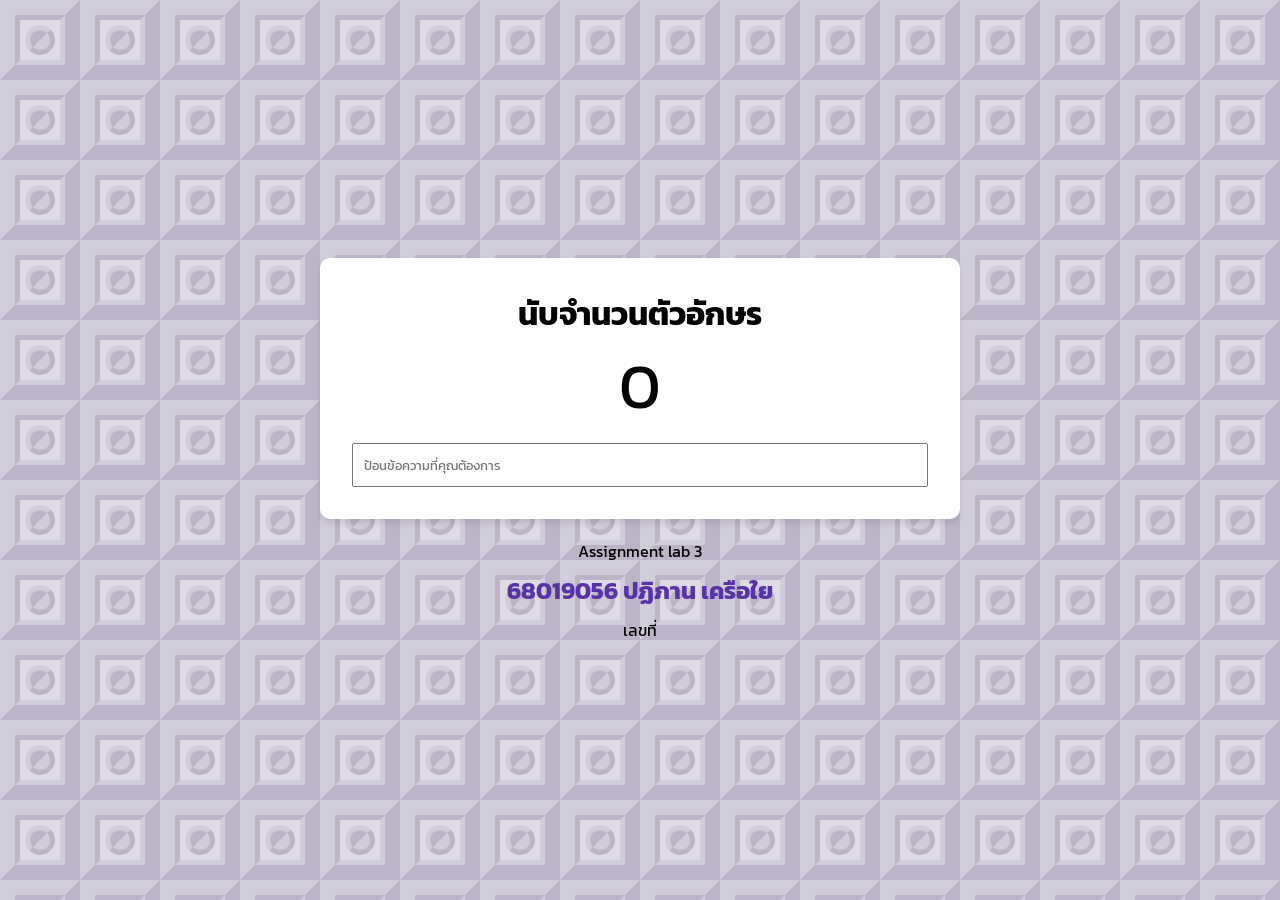
<file: L3_68019056/L3 68019056 Patipan.html>
<!DOCTYPE html>
<html lang="en">

<head>
    <meta charset="UTF-8">
    <meta http-equiv="X-UA-Compatible" content="IE=edge">
    <meta name="viewport" content="width=device-width, initial-scale=1.0">
    <title>Assignment 3 - Character Count</title>
    <link rel="stylesheet" href="L3_style.css">
</head>

<body>
    <div class="container">
        <h1>นับจำนวนตัวอักษร</h1>
        <span class="count">0</span>
        <input type="text" placeholder="ป้อนข้อความที่คุณต้องการ">
    </div>

    <div class="personal-info">
        <p>Assignment lab 3</p>
        <h2>68019056 ปฏิภาน เครือใย</h2>
        <p>เลขที่ </p>
    </div>

    <script src="L3_app.js"></script>
</body>

</html>
</file>
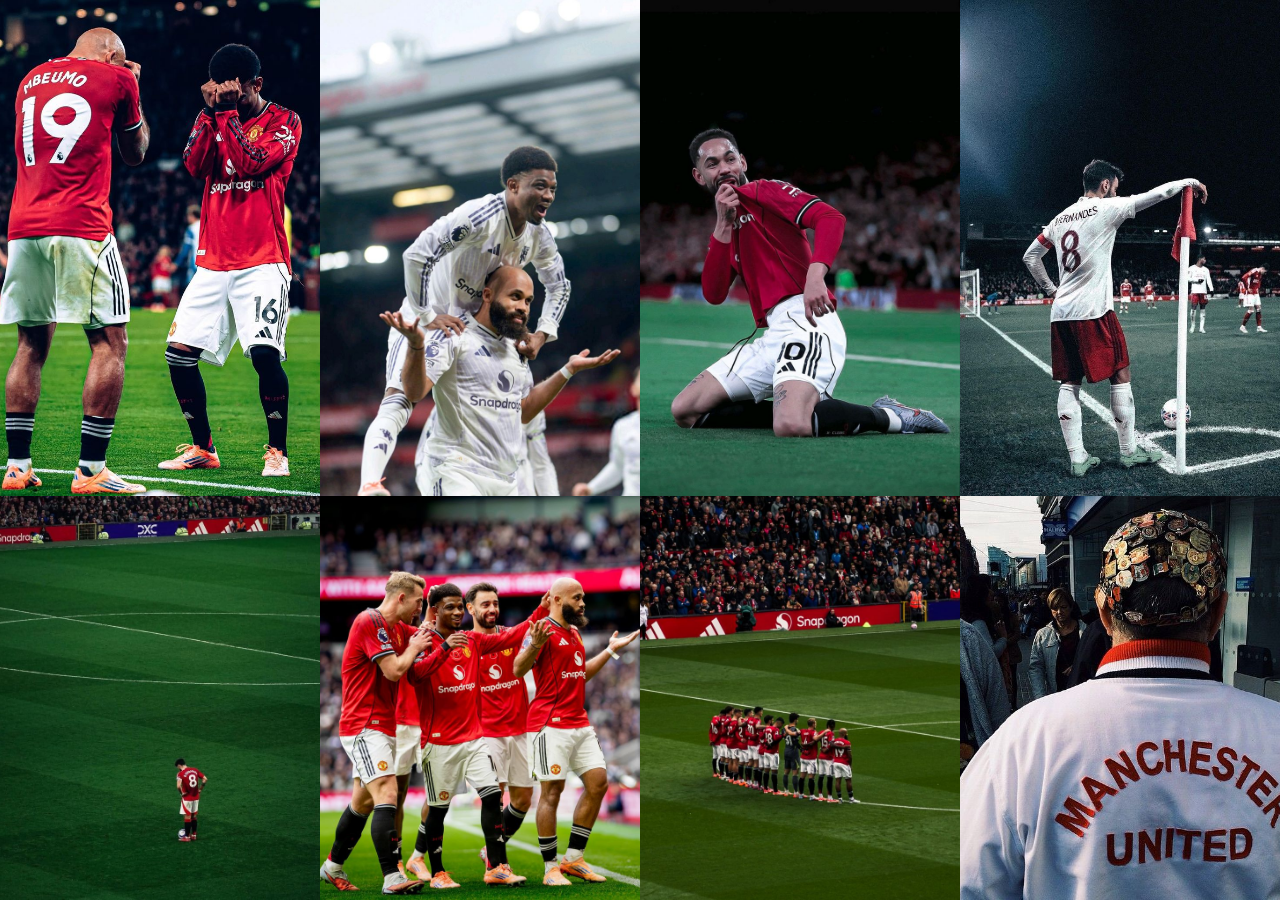
<file: LAB4/L4_68019056.html>
<!DOCTYPE html>
<html lang="en">
<head>
    <meta charset="UTF-8">
    <meta name="viewport" content="width=device-width, initial-scale=1.0">
    <link rel="stylesheet" href="T4style.css">
    <title>Image Carousel Popup</title>
</head>
<body>

<section class="gallery">

<div class="img-container">
    <img src="manu/bryan mbeumo & amad diallo.jpg" alt="1">
</div>

<div class="img-container">
    <img src="manu/Bryan Mbeumo goal vs Liverpool at anfield.jpg" alt="2">
</div>

<div class="img-container">
    <img src="manu/download (1).jpg" alt="3">
</div>

<div class="img-container">
    <img src="manu/download (2).jpg" alt="4">
</div>

<div class="img-container">
    <img src="manu/download.jpg" alt="5">
</div>

<div class="img-container">
    <img src="manu/manchester united (1).jpg" alt="6">
</div>

<div class="img-container">
    <img src="manu/manchester united.jpg" alt="7">
</div>

<div class="img-container">
    <img src="manu/On mathdays, fans travel across the city to make their way to Old Trafford or local pubs showing the game_ This photo originally appeared on the @WeAreMCR Instagram account and was taken by @idocreativestuff_.jpg" alt="8">
</div>

</section>

<!-- Modal -->
<div class="modal">
    <img class="full-image">
</div>
<div id="box"></div>
<script src="T4app.js"></script>

</body>
</html>
</file>
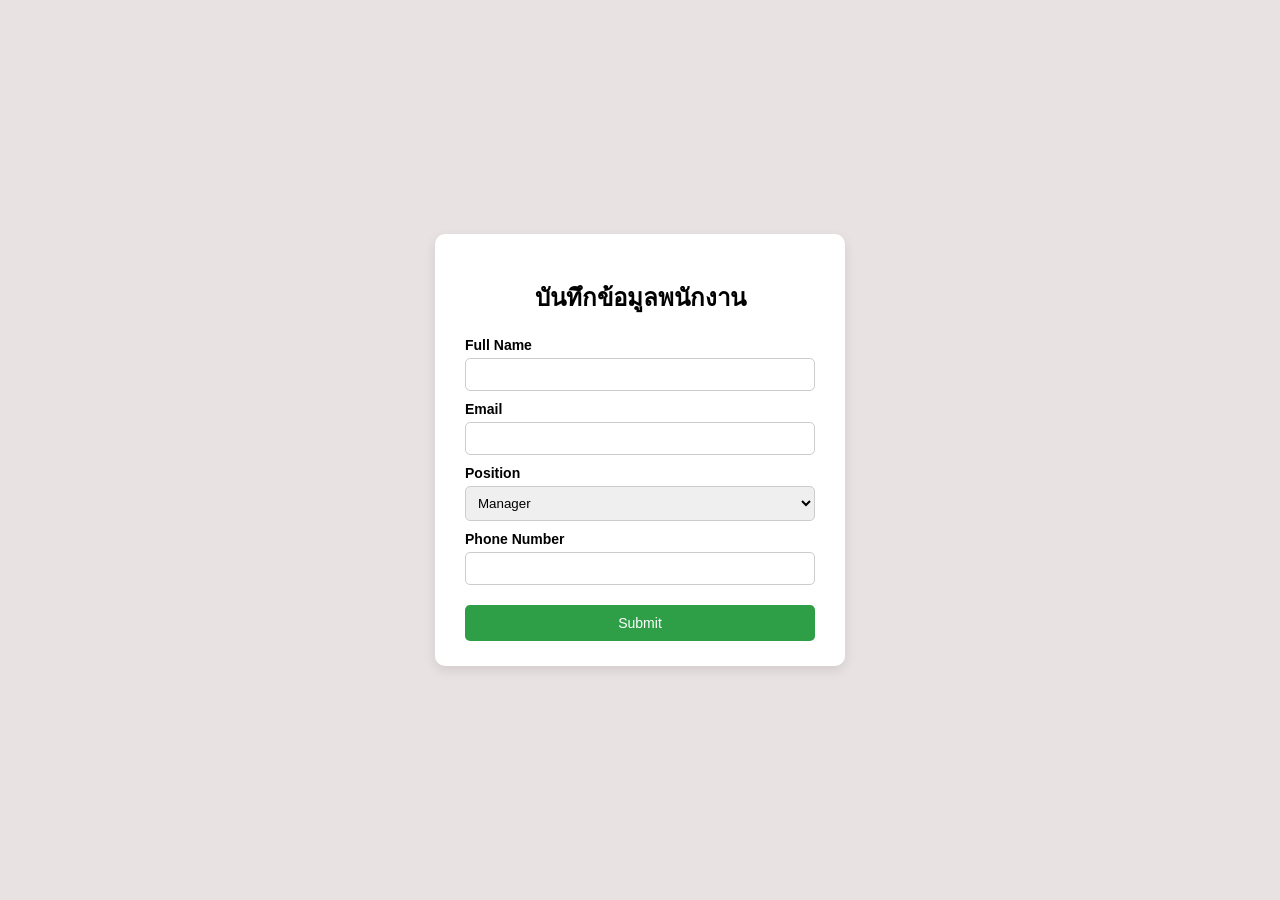
<file: LAB7/myproject/myapp/templates/form.html>
<!DOCTYPE html>
<html lang="th">
<head>
    <meta charset="UTF-8">
    <title>บันทึกข้อมูลพนักงาน</title>
    <meta name="viewport" content="width=device-width, initial-scale=1.0">
    <style>
        body {
            font-family: Arial, sans-serif;
            background-color: #e9e2e2;
            display: flex;
            justify-content: center;
            align-items: center;
            height: 100vh;
            margin: 0;
        }

        .card {
            background-color: #ffffff;
            width: 350px;
            padding: 25px 30px;
            border-radius: 10px;
            box-shadow: 0 4px 12px rgba(0,0,0,0.1);
        }

        h2 {
            text-align: center;
            margin-bottom: 20px;
        }

        label {
            display: block;
            margin-top: 10px;
            font-weight: bold;
            font-size: 14px;
        }

        input, select {
            width: 100%;
            padding: 8px;
            margin-top: 5px;
            border-radius: 5px;
            border: 1px solid #ccc;
            box-sizing: border-box;
        }

        button {
            width: 100%;
            margin-top: 20px;
            padding: 10px;
            background-color: #2e9f47;
            border: none;
            border-radius: 5px;
            color: white;
            font-size: 14px;
            cursor: pointer;
        }

        button:hover {
            background-color: #24853a;
        }
    </style>
</head>
<body>

    <div class="card">
        <h2>บันทึกข้อมูลพนักงาน</h2>

        <form action="#" method="post">
            <label for="fullname">Full Name</label>
            <input type="text" id="fullname" name="fullname" required>

            <label for="email">Email</label>
            <input type="email" id="email" name="email" required>

            <label for="position">Position</label>
            <select id="position" name="position">
                <option value="Manager">Manager</option>
                <option value="Staff">Staff</option>
                <option value="Supervisor">Supervisor</option>
                <option value="Intern">Intern</option>
            </select>

            <label for="phone">Phone Number</label>
            <input type="tel" id="phone" name="phone">

            <button type="submit">Submit</button>
        </form>
    </div>

</body>
</html>
</file>
<file: L3_68019056/L3_style.css>
@import url('https://fonts.googleapis.com/css2?family=Kanit:ital,wght@0,400;1,100&display=swap');

* {
    margin: 0;
    padding: 0;
    box-sizing: border-box;
    font-family: 'Kanit', sans-serif;
}

body {
    display: flex;
    flex-direction: column;
    align-items: center;
    justify-content: center;
    min-height: 100vh;
    margin: 0;

    background-color: #d3ebc9;
    background-color: #DFDBE5;
background-image: url("data:image/svg+xml,%3Csvg xmlns='http://www.w3.org/2000/svg' viewBox='0 0 80 80' width='80' height='80'%3E%3Cg fill='%239C92AC' fill-opacity='0.4'%3E%3Cpath d='M0 0h80v80H0V0zm20 20v40h40V20H20zm20 35a15 15 0 1 1 0-30 15 15 0 0 1 0 30z' opacity='.5'%3E%3C/path%3E%3Cpath d='M15 15h50l-5 5H20v40l-5 5V15zm0 50h50V15L80 0v80H0l15-15zm32.07-32.07l3.54-3.54A15 15 0 0 1 29.4 50.6l3.53-3.53a10 10 0 1 0 14.14-14.14zM32.93 47.07a10 10 0 1 1 14.14-14.14L32.93 47.07z'%3E%3C/path%3E%3C/g%3E%3C/svg%3E");
}

.container {
    width: 40rem;
    background: white;
    text-align: center;
    padding: 2rem;
    border-radius: 10px;
    box-shadow: 0 4px 6px rgba(0, 0, 0, 0.1);
    margin-bottom: 20px;
}

.personal-info {
    text-align: center;
}

.personal-info h2 {
    color: #5a32a8;
    margin: 10px 0;
}

.count {
    font-size: 4rem;
    display: block;
}

input[type="text"] {
    width: 100%;
    padding: 10px;
    margin-top: 10px;
}
</file>
<file: LAB4/T4style.css>
*{
    margin:0;
    padding:0;
    box-sizing:border-box;
}

body{
    overflow-x:hidden;
}

/* 🔥 Gallery เต็มจอ */
.gallery{
    display:grid;

    grid-template-columns: repeat(4, 1fr);

    height:100vh;   /* เต็มความสูงจอ */
    width:100vw;
}


.img-container{
    width:100%;
    height:100%;
    overflow:hidden;
}

.img-container img{
    width:100%;
    height:100%;
    object-fit:cover; /* สำคัญมาก */
}


/* hover zoom */
.img-container:hover img{
    transform:scale(1.06);
}


/* 🔥 MODAL */
.modal{
    position:fixed;
    top:0;
    left:0;
    width:100%;
    height:100%;
    background:rgba(0,0,0,0.9);

    opacity:0;
    pointer-events:none;
    transition:0.25s;
}

.modal.open{
    opacity:1;
    pointer-events:all;
}

/* ⭐ popup เห็นรูปเต็ม */
.full-image{
    position:absolute;
    max-width:95%;
    max-height:95%;

    top:50%;
    left:50%;
    transform:translate(-50%,-50%);

    object-fit:contain;
}
</file>
